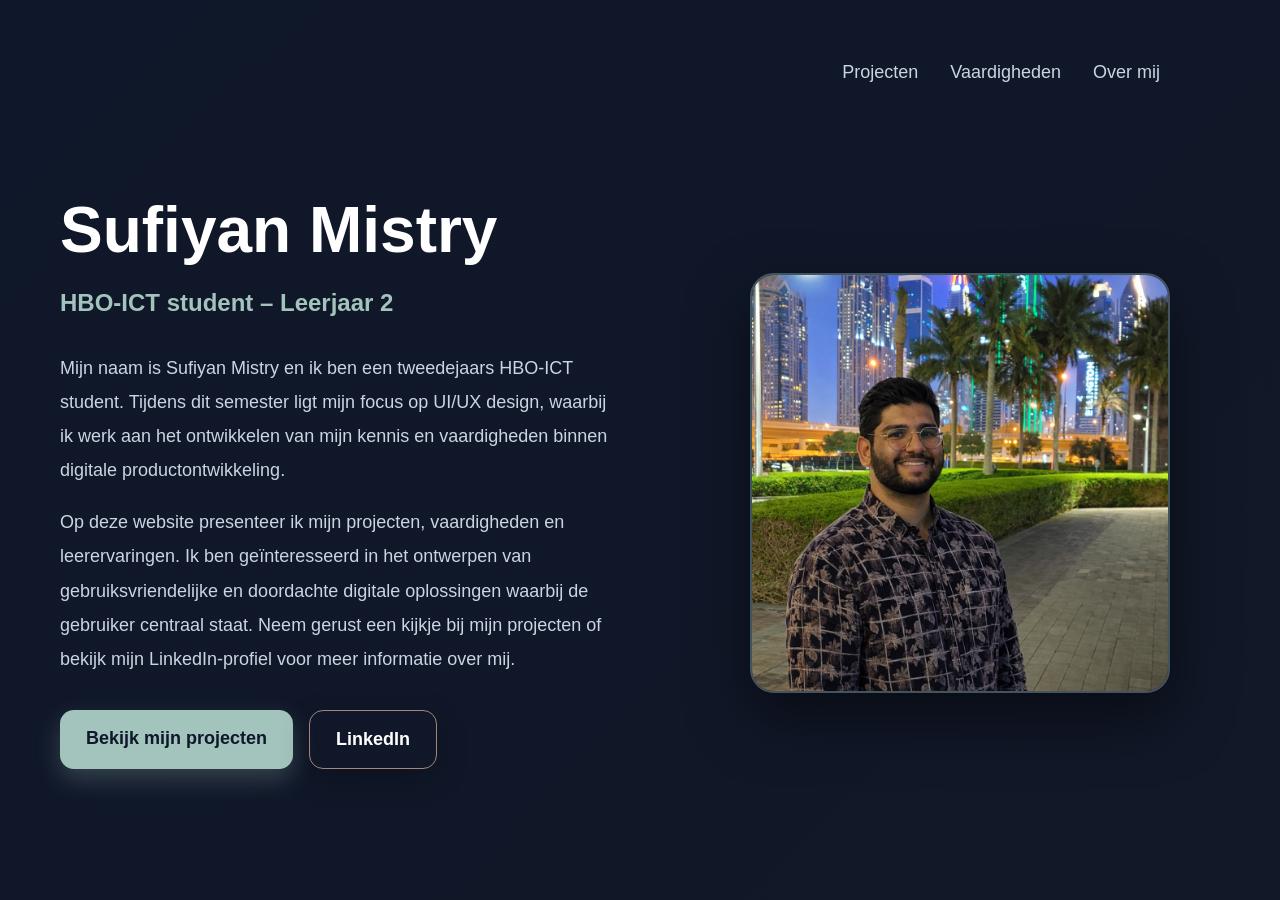
<file: index.html>
<!DOCTYPE html>
<html lang="nl">

<head>
    <meta charset="UTF-8">
    <meta name="viewport" content="width=device-width, initial-scale=1.0">
    <link rel="stylesheet" href="style.css">
    <title>Mijn Portfolio</title>
</head>

<body>

    <header>
        <nav class="nav">
            <a href="index.html" class="logo" style="visibility:hidden;">Sufiyan Mistry</a>

            <div class="nav-links">
                <a href="projecten.html">Projecten</a>
                <a href="vaardigheden.html">Vaardigheden</a>
                <a href="overmij.html">Over mij</a>
            </div>
        </nav>
    </header>

    <section class="hero">
        <div class="hero-text">
            <h1>Sufiyan Mistry</h1>
            <h2>HBO-ICT student – Leerjaar 2</h2>

            <div class="intro-text">
                <p>
                    Mijn naam is Sufiyan Mistry en ik ben een tweedejaars HBO-ICT student. Tijdens dit semester ligt
                    mijn focus op UI/UX design, waarbij ik werk aan het ontwikkelen van mijn kennis en vaardigheden
                    binnen digitale productontwikkeling.
                </p>

                <p>
                    Op deze website presenteer ik mijn projecten, vaardigheden en leerervaringen. Ik ben geïnteresseerd
                    in het ontwerpen van gebruiksvriendelijke en doordachte digitale oplossingen waarbij de gebruiker
                    centraal staat. Neem gerust een kijkje bij mijn projecten of bekijk mijn LinkedIn-profiel voor meer
                    informatie over mij.
                </p>
            </div>

            <div class="buttons">
                <a href="projecten.html" class="btn btn-primary">Bekijk mijn projecten</a>
                <a href="https://www.linkedin.com/in/mistry-ms-a8a43b193" target="_blank"
                    class="btn btn-secondary">LinkedIn</a>
            </div>
        </div>

        <div class="hero-image">
            <img src="fotos/Sufi.png" alt="Foto van Sufiyan Mistry">
        </div>
    </section>

</body>

</html>
</file>
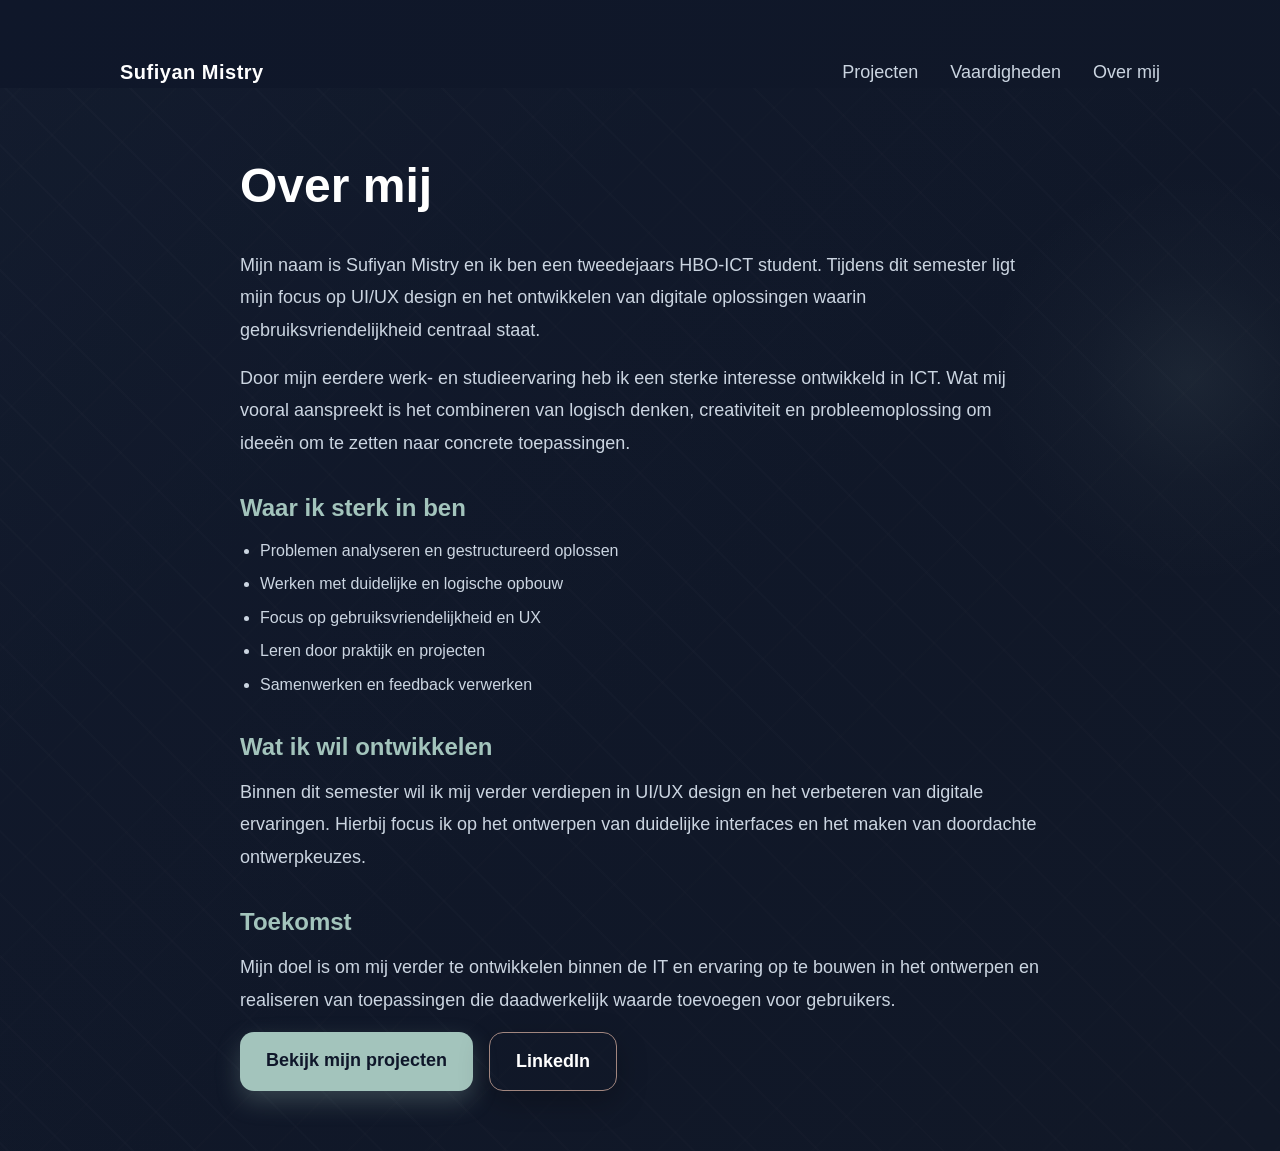
<file: overmij.html>
<!DOCTYPE html>
<html lang="nl">

<head>
    <meta charset="UTF-8">
    <meta name="viewport" content="width=device-width, initial-scale=1.0">
    <link rel="stylesheet" href="style.css">
    <title>Over mij</title>
</head>

<body>

    <header>
        <nav class="nav">
            <a href="index.html" class="logo">Sufiyan Mistry</a>

            <div class="nav-links">
                <a href="projecten.html">Projecten</a>
                <a href="vaardigheden.html">Vaardigheden</a>
                <a href="overmij.html">Over mij</a>
            </div>
        </nav>
    </header>

    <main class="about-page">

        <section class="about-container">
            <h1>Over mij</h1>

            <p>
                Mijn naam is Sufiyan Mistry en ik ben een tweedejaars HBO-ICT student. Tijdens dit semester ligt mijn focus op UI/UX design en het ontwikkelen van digitale oplossingen waarin gebruiksvriendelijkheid centraal staat.
            </p>

            <p>
                Door mijn eerdere werk- en studieervaring heb ik een sterke interesse ontwikkeld in ICT. Wat mij vooral aanspreekt is het combineren van logisch denken, creativiteit en probleemoplossing om ideeën om te zetten naar concrete toepassingen.
            </p>

            <h2>Waar ik sterk in ben</h2>
            <ul>
                <li>Problemen analyseren en gestructureerd oplossen</li>
                <li>Werken met duidelijke en logische opbouw</li>
                <li>Focus op gebruiksvriendelijkheid en UX</li>
                <li>Leren door praktijk en projecten</li>
                <li>Samenwerken en feedback verwerken</li>
            </ul>

            <h2>Wat ik wil ontwikkelen</h2>
            <p>
                Binnen dit semester wil ik mij verder verdiepen in UI/UX design en het verbeteren van digitale ervaringen. Hierbij focus ik op het ontwerpen van duidelijke interfaces en het maken van doordachte ontwerpkeuzes.
            </p>

            <h2>Toekomst</h2>
            <p>
                Mijn doel is om mij verder te ontwikkelen binnen de IT en ervaring op te bouwen in het ontwerpen en realiseren van toepassingen die daadwerkelijk waarde toevoegen voor gebruikers.
            </p>

            <div class="buttons">
                <a href="projecten.html" class="btn btn-primary">Bekijk mijn projecten</a>
                <a href="https://www.linkedin.com/in/mistry-ms-a8a43b193" target="_blank" class="btn btn-secondary">LinkedIn</a>
            </div>

        </section>

    </main>

</body>

</html>
</file>
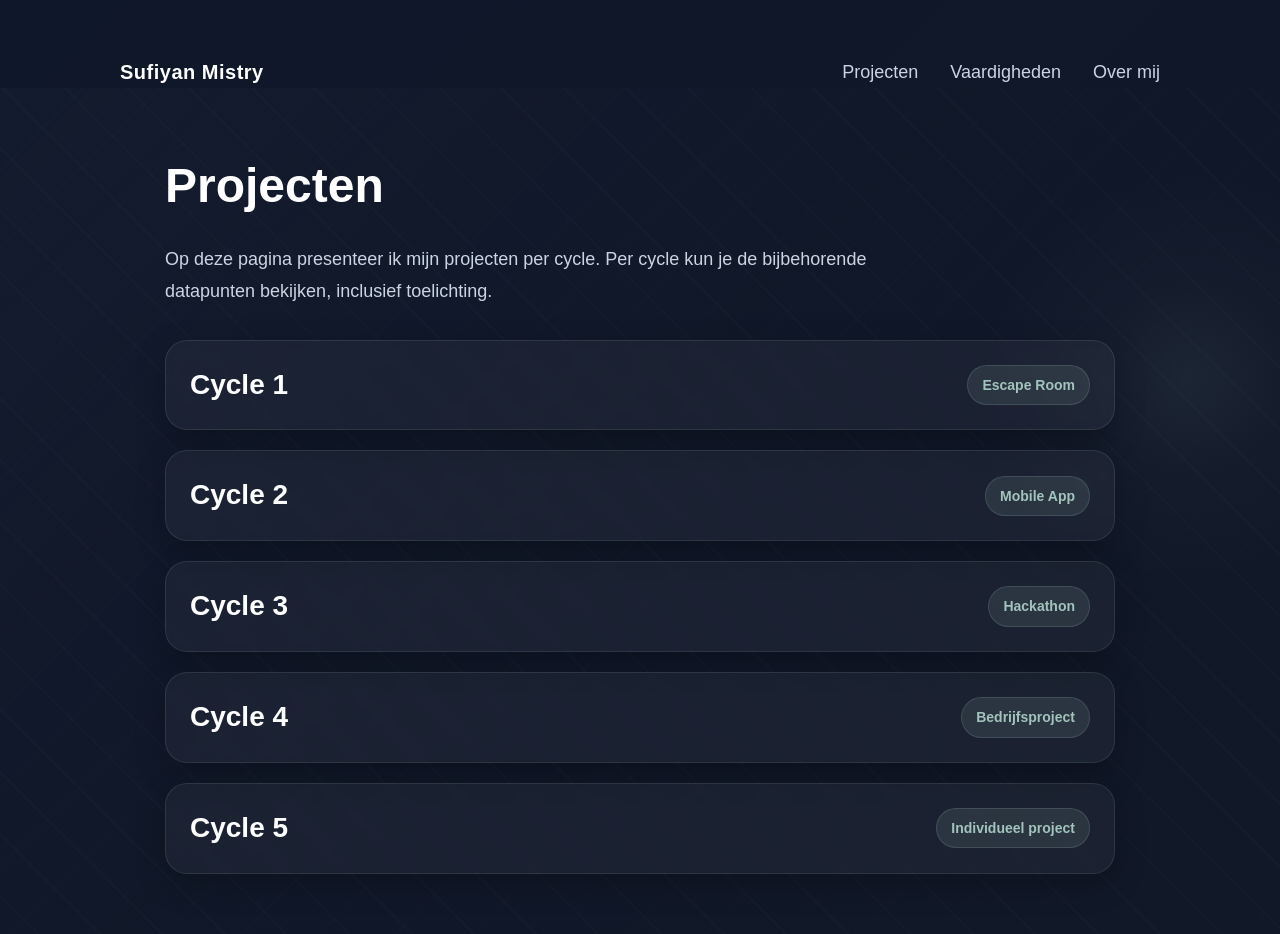
<file: projecten.html>
<!DOCTYPE html>
<html lang="nl">

<head>
    <meta charset="UTF-8">
    <meta name="viewport" content="width=device-width, initial-scale=1.0">
    <link rel="stylesheet" href="style.css">
    <title>Projecten</title>
</head>

<body>

    <header>
        <nav class="nav">
            <a href="index.html" class="logo">Sufiyan Mistry</a>

            <div class="nav-links">
                <a href="projecten.html">Projecten</a>
                <a href="vaardigheden.html">Vaardigheden</a>
                <a href="overmij.html">Over mij</a>
            </div>
        </nav>
    </header>

    <main class="projects-page">
        <section class="projects-container">
            <div class="projects-intro">
                <h1>Projecten</h1>
                <p>
                    Op deze pagina presenteer ik mijn projecten per cycle. Per cycle kun je de bijbehorende datapunten
                    bekijken, inclusief toelichting.
                </p>
            </div>

            <div class="cycle-list">

                <!-- Cycle 1 -->
                <article class="cycle-card" onclick="toggleCycle(this)">
                    <div class="cycle-card-header">
                        <h2>Cycle 1</h2>
                        <span class="project-tag">Escape Room</span>
                    </div>

                    <div class="cycle-card-content">
                        <div class="project-list">
                            <article class="project-card" onclick="toggleProject(event, this)">
                                <div class="project-card-header">
                                    <h3>Datapunt 1</h3>
                                    <span class="project-tag">Escape Room</span>
                                </div>

                                <div class="project-card-content">
                                    <h4>Wat heb ik gedaan?</h4>
                                    <p>
                                        Dit volgt nog.
                                    </p>

                                    <h4>Wat heb ik geleerd?</h4>
                                    <p>
                                        Dit volgt nog.
                                    </p>
                                </div>
                            </article>
                        </div>
                    </div>
                </article>

                <!-- Cycle 2 -->
                <article class="cycle-card" onclick="toggleCycle(this)">
                    <div class="cycle-card-header">
                        <h2>Cycle 2</h2>
                        <span class="project-tag">Mobile App</span>
                    </div>

                    <div class="cycle-card-content">
                        <div class="project-list">

                            <article class="project-card" onclick="toggleProject(event, this)">
                                <div class="project-card-header">
                                    <h3>Datapunt 2</h3>
                                    <span class="project-tag">Benchmarkanalyse</span>
                                </div>

                                <div class="project-card-content">
                                    <h4>Wat heb ik gedaan?</h4>
                                    <p>
                                        Ik heb samen met mijn projectgroep een benchmarkanalyse uitgevoerd naar
                                        applicaties voor het reserveren van vergaderruimtes. We hebben verschillende
                                        systemen vergeleken op functionaliteiten, toegankelijkheid en
                                        gebruikerservaring.
                                    </p>

                                    <h4>Wat heb ik geleerd?</h4>
                                    <p>
                                        Ik heb geleerd hoe belangrijk het is om bestaande oplossingen kritisch te
                                        analyseren voordat je zelf ontwerpt. Hierdoor kreeg ik beter inzicht in
                                        gebruiksvriendelijke ontwerpkeuzes en verbeterpunten.
                                    </p>

                                    <div class="project-media">
                                        <img src="./fotos/datapunt2.png" alt="Screenshot datapunt 2" class="project-img"
                                            onclick="openPdfModal(event, './pdf/datapunt2.pdf')">

                                        <button class="btn btn-secondary"
                                            onclick="openPdfModal(event, './pdf/datapunt2.pdf')">
                                            Bekijk PDF
                                        </button>
                                    </div>
                                </div>
                            </article>

                            <article class="project-card" onclick="toggleProject(event, this)">
                                <div class="project-card-header">
                                    <h3>Datapunt 3</h3>
                                    <span class="project-tag">Design brief</span>
                                </div>

                                <div class="project-card-content">
                                    <h4>Wat heb ik gedaan?</h4>
                                    <p>
                                        Samen met mijn projectgroep heb ik een design brief opgesteld voor een mobiele
                                        applicatie waarmee medewerkers vergaderruimtes kunnen reserveren. We hebben de
                                        doelgroep en het probleem geanalyseerd en de belangrijkste projectkaders
                                        vastgelegd.
                                    </p>

                                    <h4>Wat heb ik geleerd?</h4>
                                    <p>
                                        Ik heb geleerd hoe belangrijk het is om vooraf duidelijke ontwerpdoelen en
                                        randvoorwaarden te formuleren. Dit helpt om gerichter te ontwerpen en voorkomt
                                        misverstanden binnen een projectteam.
                                    </p>

                                    <div class="project-media">
                                        <img src="./fotos/datapunt3.png" alt="Screenshot datapunt 3" class="project-img"
                                            onclick="openPdfModal(event, './pdf/datapunt3.pdf')">

                                        <button class="btn btn-secondary"
                                            onclick="openPdfModal(event, './pdf/datapunt3.pdf')">
                                            Bekijk PDF
                                        </button>
                                    </div>
                                </div>
                            </article>

                            <article class="project-card" onclick="toggleProject(event, this)">
                                <div class="project-card-header">
                                    <h3>Datapunt 4</h3>
                                    <span class="project-tag">Wireframes</span>
                                </div>

                                <div class="project-card-content">
                                    <h4>Wat heb ik gedaan?</h4>
                                    <p>
                                        Tijdens dit datapunt heb ik individueel meerdere concepten uitgewerkt in low- en
                                        mid-fidelity wireframes in Figma. Ik heb gebruikersflows ontworpen, feedback
                                        verzameld en mijn ontwerp iteratief verbeterd.
                                    </p>

                                    <h4>Wat heb ik geleerd?</h4>
                                    <p>
                                        Ik heb geleerd hoe wireframes helpen om ideeën visueel te testen en structuur
                                        aan te brengen in een applicatie. Door feedback te verwerken kreeg ik beter
                                        inzicht in gebruiksvriendelijkheid en visuele hiërarchie.
                                    </p>

                                    <div class="project-media">
                                        <img src="./fotos/datapunt4.png" alt="Screenshot datapunt 4" class="project-img"
                                            onclick="openPdfModal(event, './pdf/datapunt4.pdf')">

                                        <button class="btn btn-secondary"
                                            onclick="openPdfModal(event, './pdf/datapunt4.pdf')">
                                            Bekijk PDF
                                        </button>
                                    </div>
                                </div>
                            </article>

                            <article class="project-card" onclick="toggleProject(event, this)">
                                <div class="project-card-header">
                                    <h3>Datapunt 5</h3>
                                    <span class="project-tag">Pitch eindprototype</span>
                                </div>

                                <div class="project-card-content">
                                    <h4>Wat heb ik gedaan?</h4>
                                    <p>
                                        Samen met mijn projectgroep heb ik een high-fidelity prototype ontwikkeld op
                                        basis van eerdere wireframes en ontvangen feedback. We hebben het ontwerp getest
                                        en het eindprototype gepresenteerd.
                                    </p>

                                    <h4>Wat heb ik geleerd?</h4>
                                    <p>
                                        Ik heb geleerd hoe belangrijk samenwerking en iteratief testen zijn bij het
                                        ontwikkelen van een digitaal product. Daarnaast heb ik ervaring opgedaan met het
                                        presenteren van een compleet ontwerpconcept.
                                    </p>

                                    <div class="project-media">
                                        <img src="./fotos/datapunt5.png" alt="Screenshot datapunt 5" class="project-img"
                                            onclick="openPdfModal(event, './pdf/datapunt5.pdf')">

                                        <button class="btn btn-secondary"
                                            onclick="openPdfModal(event, './pdf/datapunt5.pdf')">
                                            Bekijk PDF
                                        </button>
                                    </div>
                                </div>
                            </article>

                        </div>
                    </div>
                </article>

                <!-- Cycle 3 -->
                <article class="cycle-card" onclick="toggleCycle(this)">
                    <div class="cycle-card-header">
                        <h2>Cycle 3</h2>
                        <span class="project-tag">Hackathon</span>
                    </div>

                    <div class="cycle-card-content">
                        <div class="project-list">
                            <article class="project-card" onclick="toggleProject(event, this)">
                                <div class="project-card-header">
                                    <h3>Datapunt 6</h3>
                                    <span class="project-tag">UI Hackathon</span>
                                </div>

                                <div class="project-card-content">
                                    <h4>Wat heb ik gedaan?</h4>
                                    <p>
                                        Binnen deze cycle hebben we als team gewerkt aan het ontwerpen en ontwikkelen
                                        van een navigatie-app voor de campus.
                                        De casus richtte zich op het verbeteren van de vindbaarheid van lokalen en het
                                        efficiënter begeleiden van gebruikers door het gebouw.

                                        We zijn gestart met het analyseren van de gebruikersbehoefte en het opstellen
                                        van persona’s en gebruikersflows.
                                        Op basis hiervan hebben we eerst low-fidelity wireframes gemaakt om de structuur
                                        en functionaliteiten te bepalen.
                                        Deze zijn vervolgens uitgewerkt naar mid- en high-fidelity ontwerpen in Figma,
                                        waarbij de focus lag op duidelijkheid, gebruiksvriendelijkheid en visuele
                                        hiërarchie.

                                        Mijn bijdrage binnen deze cycle lag onder andere bij het uitwerken van
                                        onderdelen van het ontwerp en het structureren van het testplan (DP6).
                                        Hierin heb ik testscenario’s en testcases opgesteld om te controleren of de
                                        belangrijkste functionaliteiten, zoals het zoeken van een lokaal en het volgen
                                        van een route, goed werken.
                                    </p>

                                    <h4>Wat heb ik geleerd?</h4>
                                    <p>
                                        Tijdens dit project heb ik geleerd hoe belangrijk het is om stapsgewijs te
                                        ontwerpen, van low-fidelity naar high-fidelity, en daarbij continu te blijven
                                        toetsen aan de gebruiker.
                                        Het werken met wireframes en prototypes heeft mij inzicht gegeven in hoe je
                                        ideeën visueel en concreet maakt.

                                        Daarnaast heb ik geleerd hoe je gestructureerd test met behulp van scenario’s en
                                        testcases, en hoe je testen kunt koppelen aan gebruikersflows.
                                        Hierdoor krijg je beter inzicht in de gebruiksvriendelijkheid en mogelijke
                                        verbeterpunten van een ontwerp.

                                        Ook heb ik ervaring opgedaan in samenwerken binnen een team, waarbij het
                                        belangrijk is om werk af te stemmen, feedback te geven en gezamenlijk tot een
                                        sterker eindresultaat te komen.
                                    </p>

                                    <div class="project-media">
                                        <img src="./fotos/datapunt6.png" alt="Screenshot datapunt 6" class="project-img"
                                            onclick="openPdfModal(event, './pdf/datapunt6.pdf')">

                                        <button class="btn btn-secondary"
                                            onclick="openPdfModal(event, './pdf/datapunt6.pdf')">
                                            Bekijk PDF
                                        </button>
                                    </div>
                                </div>
                            </article>
                        </div>
                    </div>
                </article>

                <!-- Cycle 4 -->
                <article class="cycle-card" onclick="toggleCycle(this)">
                    <div class="cycle-card-header">
                        <h2>Cycle 4</h2>
                        <span class="project-tag">Bedrijfsproject</span>
                    </div>

                    <div class="cycle-card-content">
                        <div class="project-list">
                            <article class="project-card" onclick="toggleProject(event, this)">
                                <div class="project-card-header">
                                    <h3>Datapunt 7</h3>
                                    <span class="project-tag">Bedrijfsproject</span>
                                </div>

                                <div class="project-card-content">
                                    <h4>Wat heb ik gedaan?</h4>
                                    <p>
                                        Dit volgt nog.
                                    </p>

                                    <h4>Wat heb ik geleerd?</h4>
                                    <p>
                                        Dit volgt nog.
                                    </p>
                                </div>
                            </article>
                        </div>
                    </div>
                </article>

                <!-- Cycle 5 -->
                <article class="cycle-card" onclick="toggleCycle(this)">
                    <div class="cycle-card-header">
                        <h2>Cycle 5</h2>
                        <span class="project-tag">Individueel project</span>
                    </div>

                    <div class="cycle-card-content">
                        <div class="project-list">
                            <article class="project-card" onclick="toggleProject(event, this)">
                                <div class="project-card-header">
                                    <h3>Datapunt 8</h3>
                                    <span class="project-tag">Individueel project</span>
                                </div>

                                <div class="project-card-content">
                                    <h4>Wat heb ik gedaan?</h4>
                                    <p>
                                        Dit volgt nog.
                                    </p>

                                    <h4>Wat heb ik geleerd?</h4>
                                    <p>
                                        Dit volgt nog.
                                    </p>
                                </div>
                            </article>
                        </div>
                    </div>
                </article>

            </div>
        </section>
    </main>

    <div class="pdf-overlay" id="pdfOverlay" onclick="closePdfModal(event)">
        <div class="pdf-modal">
            <button class="pdf-close" onclick="closePdfModal(event)">×</button>
            <iframe id="pdfFrame" class="pdf-frame" src=""></iframe>
        </div>
    </div>

    <script>
        function toggleCycle(selected) {
            const allCycles = document.querySelectorAll('.cycle-card');

            allCycles.forEach(cycle => {
                if (cycle !== selected) {
                    cycle.classList.remove('active');
                }
            });

            selected.classList.toggle('active');
        }

        function toggleProject(event, selected) {
            event.stopPropagation();

            const parentCycle = selected.closest('.cycle-card');
            const allProjects = parentCycle.querySelectorAll('.project-card');

            allProjects.forEach(project => {
                if (project !== selected) {
                    project.classList.remove('active');
                }
            });

            selected.classList.toggle('active');
        }

        function openPdfModal(event, pdfFile) {
            event.stopPropagation();
            const overlay = document.getElementById("pdfOverlay");
            const frame = document.getElementById("pdfFrame");

            frame.src = pdfFile;
            overlay.classList.add("active");
        }

        function closePdfModal(event) {
            const overlay = document.getElementById("pdfOverlay");
            const frame = document.getElementById("pdfFrame");

            if (!event || event.target === overlay || event.target.classList.contains("pdf-close")) {
                overlay.classList.remove("active");
                frame.src = "";
            }
        }

        document.addEventListener("keydown", function (e) {
            if (e.key === "Escape") {
                closePdfModal();
            }
        });
    </script>

</body>

</html>
</file>
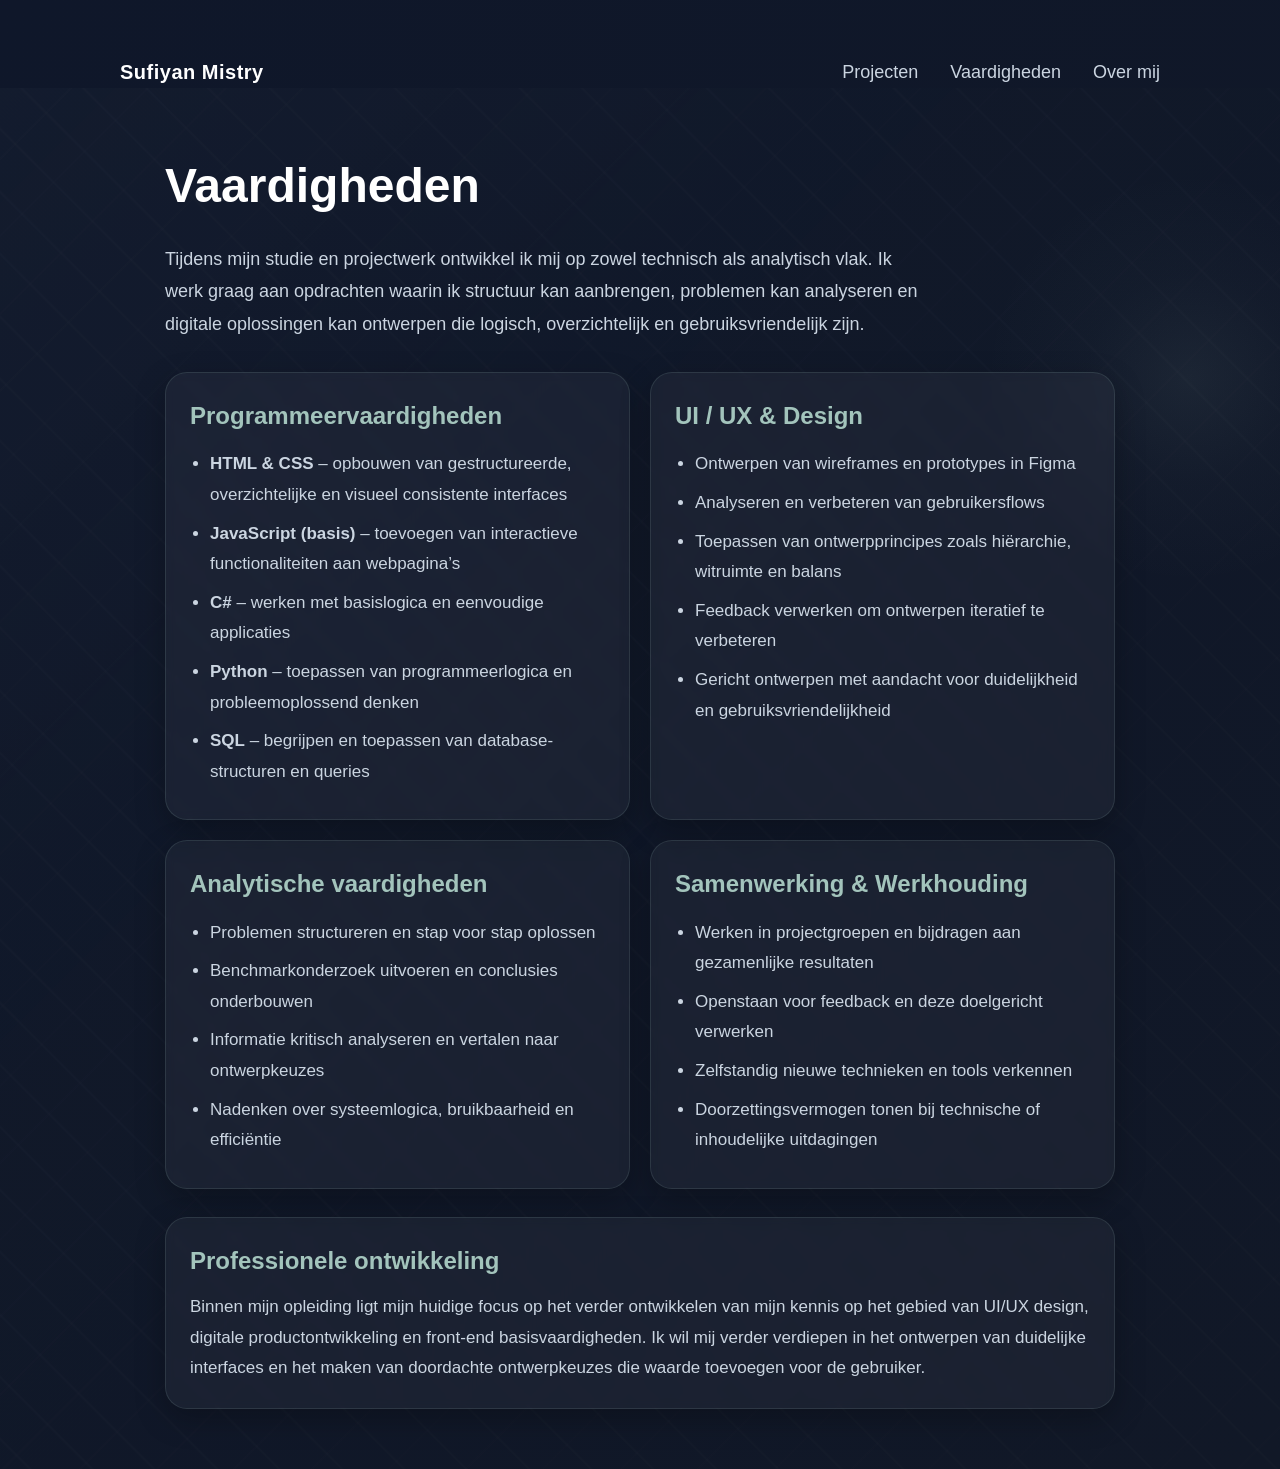
<file: vaardigheden.html>
<!DOCTYPE html>
<html lang="nl">

<head>
    <meta charset="UTF-8">
    <meta name="viewport" content="width=device-width, initial-scale=1.0">
    <link rel="stylesheet" href="style.css">
    <title>Vaardigheden</title>
</head>

<body>

    <header>
        <nav class="nav">
            <a href="index.html" class="logo">Sufiyan Mistry</a>

            <div class="nav-links">
                <a href="projecten.html">Projecten</a>
                <a href="vaardigheden.html">Vaardigheden</a>
                <a href="overmij.html">Over mij</a>
            </div>
        </nav>
    </header>

    <main class="skills-page">
        <section class="skills-container">

            <div class="skills-intro">
                <h1>Vaardigheden</h1>
                <p>
                    Tijdens mijn studie en projectwerk ontwikkel ik mij op zowel technisch als analytisch vlak. Ik werk graag aan opdrachten waarin ik structuur kan aanbrengen, problemen kan analyseren en digitale oplossingen kan ontwerpen die logisch, overzichtelijk en gebruiksvriendelijk zijn.
                </p>
            </div>

            <div class="skills-grid">

                <article class="skills-card">
                    <h2>Programmeervaardigheden</h2>
                    <ul>
                        <li><strong>HTML & CSS</strong> – opbouwen van gestructureerde, overzichtelijke en visueel consistente interfaces</li>
                        <li><strong>JavaScript (basis)</strong> – toevoegen van interactieve functionaliteiten aan webpagina’s</li>
                        <li><strong>C#</strong> – werken met basislogica en eenvoudige applicaties</li>
                        <li><strong>Python</strong> – toepassen van programmeerlogica en probleemoplossend denken</li>
                        <li><strong>SQL</strong> – begrijpen en toepassen van database-structuren en queries</li>
                    </ul>
                </article>

                <article class="skills-card">
                    <h2>UI / UX & Design</h2>
                    <ul>
                        <li>Ontwerpen van wireframes en prototypes in Figma</li>
                        <li>Analyseren en verbeteren van gebruikersflows</li>
                        <li>Toepassen van ontwerpprincipes zoals hiërarchie, witruimte en balans</li>
                        <li>Feedback verwerken om ontwerpen iteratief te verbeteren</li>
                        <li>Gericht ontwerpen met aandacht voor duidelijkheid en gebruiksvriendelijkheid</li>
                    </ul>
                </article>

                <article class="skills-card">
                    <h2>Analytische vaardigheden</h2>
                    <ul>
                        <li>Problemen structureren en stap voor stap oplossen</li>
                        <li>Benchmarkonderzoek uitvoeren en conclusies onderbouwen</li>
                        <li>Informatie kritisch analyseren en vertalen naar ontwerpkeuzes</li>
                        <li>Nadenken over systeemlogica, bruikbaarheid en efficiëntie</li>
                    </ul>
                </article>

                <article class="skills-card">
                    <h2>Samenwerking & Werkhouding</h2>
                    <ul>
                        <li>Werken in projectgroepen en bijdragen aan gezamenlijke resultaten</li>
                        <li>Openstaan voor feedback en deze doelgericht verwerken</li>
                        <li>Zelfstandig nieuwe technieken en tools verkennen</li>
                        <li>Doorzettingsvermogen tonen bij technische of inhoudelijke uitdagingen</li>
                    </ul>
                </article>

            </div>

            <div class="skills-summary">
                <h2>Professionele ontwikkeling</h2>
                <p>
                    Binnen mijn opleiding ligt mijn huidige focus op het verder ontwikkelen van mijn kennis op het gebied van UI/UX design, digitale productontwikkeling en front-end basisvaardigheden. Ik wil mij verder verdiepen in het ontwerpen van duidelijke interfaces en het maken van doordachte ontwerpkeuzes die waarde toevoegen voor de gebruiker.
                </p>
            </div>

        </section>
    </main>

</body>

</html>
</file>
<file: style.css>
:root {
    --bg: #0f172a;
    --bg-deep: #111827;
    --surface: rgba(255, 255, 255, 0.04);
    --text: #ffffff;
    --text-soft: #cbd5e1;
    --accent: #A3C4BC;
    --accent-soft: #A1867F;
    --shadow: 0 10px 30px rgba(0, 0, 0, 0.25);
}

* {
    margin: 0;
    padding: 0;
    box-sizing: border-box;
}

html,
body {
    min-height: 100%;
}

body {
    font-family: Arial, sans-serif;
    background: linear-gradient(135deg, var(--bg), var(--bg-deep));
    color: var(--text);
    line-height: 1.6;
}

a {
    text-decoration: none;
    color: inherit;
}

/* ===== HEADER ===== */

header {
    width: 100%;
    display: flex;
    justify-content: flex-end;
    padding: 28px 60px 0 60px;
}

header nav {
    display: flex;
    gap: 32px;
}

header nav a {
    color: var(--text-soft);
    font-size: 18px;
    transition: color 0.2s ease;
}

header nav a:hover {
    color: var(--accent);
}

/* ===== BUTTONS ===== */

.buttons {
    display: flex;
    gap: 16px;
    flex-wrap: wrap;
}

.btn {
    display: inline-block;
    padding: 14px 26px;
    border-radius: 14px;
    font-weight: 700;
    font-size: 18px;
    transition: all 0.25s ease;
    box-shadow: var(--shadow);
    cursor: pointer;
}

.btn-primary {
    background-color: var(--accent);
    color: #0f172a;
    box-shadow: 0 10px 25px rgba(163, 196, 188, 0.25);
    border: none;
}

.btn-primary:hover {
    transform: translateY(-2px);
    box-shadow: 0 15px 35px rgba(163, 196, 188, 0.35);
}

.btn-secondary {
    background-color: transparent;
    border: 1px solid var(--accent-soft);
    color: var(--text);
}

.btn-secondary:hover {
    transform: translateY(-2px);
    background-color: rgba(161, 134, 127, 0.12);
}

/* ===== HOME ===== */

.hero {
    min-height: calc(100vh - 90px);
    display: flex;
    align-items: center;
    justify-content: space-between;
    gap: 80px;
    padding: 40px 60px 60px 60px;
}

.hero-text {
    max-width: 560px;
}

.hero-text h1 {
    font-size: 64px;
    font-weight: 700;
    line-height: 1.05;
    margin-bottom: 20px;
}

.hero-text h2 {
    font-size: 24px;
    color: var(--accent);
    margin-bottom: 28px;
}

.intro-text {
    margin-bottom: 34px;
}

.intro-text p {
    font-size: 18px;
    color: var(--text-soft);
    line-height: 1.9;
    margin-bottom: 18px;
}

.hero-image {
    flex: 1;
    display: flex;
    justify-content: center;
}

.hero-image img {
    width: 420px;
    height: 420px;
    object-fit: cover;
    border-radius: 24px;
    border: 2px solid rgba(163, 196, 188, 0.35);
    box-shadow: 0 25px 60px rgba(0, 0, 0, 0.5);
}

/* ===== ABOUT ===== */

.about-page {
    min-height: calc(100vh - 90px);
    display: flex;
    justify-content: center;
    padding: 60px;
}

.about-container {
    max-width: 800px;
    position: relative;
    z-index: 1;
}

.about-container h1 {
    font-size: 48px;
    margin-bottom: 24px;
}

.about-container h2 {
    margin-top: 30px;
    margin-bottom: 10px;
    color: var(--accent);
}

.about-container p {
    font-size: 18px;
    color: var(--text-soft);
    line-height: 1.8;
    margin-bottom: 16px;
}

.about-container ul {
    margin-top: 10px;
    padding-left: 20px;
}

.about-container li {
    margin-bottom: 8px;
    color: var(--text-soft);
}

/* ===== SUBTIELE ANIMATIE VOOR BINNENPAGINA'S ===== */

.about-page,
.projects-page,
.skills-page {
    position: relative;
    overflow: hidden;
}

.about-page::before,
.projects-page::before,
.skills-page::before {
    content: "";
    position: absolute;
    inset: -10%;
    pointer-events: none;
    z-index: 0;
    background:
        linear-gradient(135deg, rgba(163, 196, 188, 0.07) 0%, rgba(163, 196, 188, 0.015) 35%, transparent 65%),
        repeating-linear-gradient(
            45deg,
            rgba(255, 255, 255, 0.025) 0px,
            rgba(255, 255, 255, 0.025) 2px,
            transparent 2px,
            transparent 42px
        ),
        repeating-linear-gradient(
            -45deg,
            rgba(161, 134, 127, 0.02) 0px,
            rgba(161, 134, 127, 0.02) 2px,
            transparent 2px,
            transparent 52px
        );
    opacity: 0.55;
    transform: scale(1.05);
    animation: subtleGridFloat 18s ease-in-out infinite alternate;
}

.about-page::after,
.projects-page::after,
.skills-page::after {
    content: "";
    position: absolute;
    width: 420px;
    height: 420px;
    right: -120px;
    top: 80px;
    border-radius: 50%;
    pointer-events: none;
    z-index: 0;
    background: radial-gradient(
        circle,
        rgba(163, 196, 188, 0.08) 0%,
        rgba(163, 196, 188, 0.025) 35%,
        transparent 70%
    );
    animation: subtleGlowPulse 10s ease-in-out infinite;
}

.projects-container,
.skills-container {
    position: relative;
    z-index: 1;
}

@keyframes subtleGridFloat {
    0% {
        transform: translate3d(0, 0, 0) scale(1.05);
        opacity: 0.36;
    }

    50% {
        transform: translate3d(-10px, 8px, 0) scale(1.07);
        opacity: 0.48;
    }

    100% {
        transform: translate3d(12px, -6px, 0) scale(1.06);
        opacity: 0.40;
    }
}

@keyframes subtleGlowPulse {
    0% {
        transform: scale(1);
        opacity: 0.45;
    }

    50% {
        transform: scale(1.08);
        opacity: 0.65;
    }

    100% {
        transform: scale(1);
        opacity: 0.45;
    }
}

/* ===== PROJECTEN ===== */

.projects-page {
    min-height: calc(100vh - 90px);
    display: flex;
    justify-content: center;
    padding: 60px;
}

.projects-container {
    width: 100%;
    max-width: 950px;
}

.projects-intro {
    margin-bottom: 32px;
}

.projects-intro h1 {
    font-size: 48px;
    margin-bottom: 18px;
}

.projects-intro p {
    font-size: 18px;
    color: var(--text-soft);
    line-height: 1.8;
    max-width: 760px;
}

.cycle-list {
    display: flex;
    flex-direction: column;
    gap: 20px;
}

.cycle-card {
    background: rgba(255, 255, 255, 0.045);
    border: 1px solid rgba(163, 196, 188, 0.14);
    border-radius: 22px;
    box-shadow: var(--shadow);
    overflow: hidden;
    transition: all 0.3s ease;
    cursor: pointer;
    backdrop-filter: blur(4px);
}

.cycle-card:hover {
    transform: translateY(-2px);
    border-color: rgba(163, 196, 188, 0.28);
}

.cycle-card.active {
    border-color: rgba(163, 196, 188, 0.4);
    box-shadow: 0 16px 36px rgba(0, 0, 0, 0.32);
}

.cycle-card-header {
    display: flex;
    justify-content: space-between;
    align-items: center;
    gap: 16px;
    padding: 22px 24px;
}

.cycle-card-header h2 {
    font-size: 28px;
    margin: 0;
}

.cycle-card-content {
    max-height: 0;
    overflow: hidden;
    opacity: 0;
    padding: 0 24px;
    transition: all 0.35s ease;
}

.cycle-card.active .cycle-card-content {
    max-height: 4000px;
    opacity: 1;
    padding: 0 24px 24px 24px;
}

.project-list {
    display: flex;
    flex-direction: column;
    gap: 16px;
    padding-top: 8px;
}

.project-card {
    background: rgba(255, 255, 255, 0.035);
    border: 1px solid rgba(163, 196, 188, 0.12);
    border-radius: 18px;
    overflow: hidden;
    transition: all 0.3s ease;
    cursor: pointer;
}

.project-card:hover {
    border-color: rgba(163, 196, 188, 0.24);
}

.project-card.active {
    border-color: rgba(163, 196, 188, 0.34);
    box-shadow: 0 12px 28px rgba(0, 0, 0, 0.22);
}

.project-card-header {
    display: flex;
    justify-content: space-between;
    align-items: center;
    gap: 16px;
    padding: 18px 20px;
}

.project-card-header h3 {
    margin: 0;
    font-size: 22px;
}

.project-card-content {
    max-height: 0;
    overflow: hidden;
    opacity: 0;
    padding: 0 20px;
    transition: all 0.35s ease;
}

.project-card.active .project-card-content {
    max-height: 1400px;
    opacity: 1;
    padding: 0 20px 20px 20px;
}

.project-card-content h4 {
    margin: 16px 0 8px 0;
    color: var(--accent);
    font-size: 18px;
}

.project-card-content p {
    color: var(--text-soft);
    line-height: 1.8;
    font-size: 17px;
}

.project-tag {
    display: inline-block;
    padding: 8px 14px;
    border-radius: 999px;
    background: rgba(163, 196, 188, 0.12);
    border: 1px solid rgba(163, 196, 188, 0.18);
    color: var(--accent);
    font-size: 14px;
    font-weight: 600;
    white-space: nowrap;
}

.project-media {
    margin-top: 20px;
    display: flex;
    flex-direction: column;
    gap: 12px;
    align-items: flex-start;
}

.project-img {
    width: 100%;
    max-width: 520px;
    height: auto;
    object-fit: contain;
    border-radius: 16px;
    border: 1px solid rgba(163, 196, 188, 0.16);
    box-shadow: 0 10px 24px rgba(0, 0, 0, 0.25);
    cursor: pointer;
    transition: all 0.25s ease;
}

.project-img:hover {
    transform: scale(1.02);
    box-shadow: 0 14px 30px rgba(0, 0, 0, 0.35);
}

/* ===== PDF MODAL ===== */

.pdf-overlay {
    position: fixed;
    inset: 0;
    background: rgba(0, 0, 0, 0.55);
    backdrop-filter: blur(8px);
    display: none;
    justify-content: center;
    align-items: center;
    z-index: 2000;
    padding: 30px;
}

.pdf-overlay.active {
    display: flex;
}

.pdf-modal {
    position: relative;
    width: min(1100px, 92vw);
    height: min(85vh, 900px);
    background: #0f172a;
    border-radius: 18px;
    overflow: hidden;
    box-shadow: 0 18px 45px rgba(0, 0, 0, 0.4);
    border: 1px solid rgba(163, 196, 188, 0.18);
}

.pdf-close {
    position: absolute;
    top: 14px;
    right: 14px;
    width: 42px;
    height: 42px;
    border: none;
    border-radius: 10px;
    background: #111827;
    color: white;
    font-size: 26px;
    line-height: 1;
    cursor: pointer;
    z-index: 10;
}

.pdf-close:hover {
    background: #1f2937;
}

.pdf-frame {
    width: 100%;
    height: 100%;
    border: none;
    background: white;
}

/* ===== SKILLS BASIS ===== */

.skills-page {
    min-height: calc(100vh - 90px);
    display: flex;
    justify-content: center;
    padding: 60px;
}

.skills-container {
    width: 100%;
    max-width: 950px;
}

/* ===== RESPONSIVE ===== */

@media (max-width: 1100px) {
    .hero {
        gap: 48px;
    }

    .hero-text h1 {
        font-size: 56px;
    }

    .hero-image img {
        width: 360px;
        height: 360px;
    }
}

@media (max-width: 900px) {
    header {
        justify-content: center;
        padding: 24px 24px 0 24px;
    }

    header nav {
        gap: 20px;
        flex-wrap: wrap;
        justify-content: center;
    }

    header nav a {
        font-size: 16px;
    }

    .hero {
        min-height: auto;
        flex-direction: column-reverse;
        text-align: center;
        gap: 32px;
        padding: 32px 24px 40px 24px;
    }

    .hero-text {
        max-width: 100%;
    }

    .hero-text h1 {
        font-size: 44px;
    }

    .hero-text h2 {
        font-size: 21px;
    }

    .intro-text p {
        font-size: 17px;
    }

    .buttons {
        justify-content: center;
    }

    .hero-image img {
        width: 280px;
        height: 280px;
    }

    .about-page,
    .projects-page,
    .skills-page {
        padding: 32px 24px 40px 24px;
    }

    .about-container h1,
    .projects-intro h1 {
        font-size: 40px;
    }

    .about-container p,
    .projects-intro p,
    .project-card-content p {
        font-size: 16px;
    }

    .cycle-card-header,
    .project-card-header {
        flex-direction: column;
        align-items: flex-start;
    }

    .cycle-card-header h2 {
        font-size: 24px;
    }

    .project-card-header h3 {
        font-size: 20px;
    }

    .project-img {
        max-width: 100%;
    }
}/* ===== VAARDIGHEDEN ===== */

.skills-page {
    min-height: calc(100vh - 90px);
    display: flex;
    justify-content: center;
    padding: 60px;
}

.skills-container {
    width: 100%;
    max-width: 950px;
    position: relative;
    z-index: 1;
}

.skills-intro {
    margin-bottom: 32px;
}

.skills-intro h1 {
    font-size: 48px;
    margin-bottom: 18px;
}

.skills-intro p {
    font-size: 18px;
    color: var(--text-soft);
    line-height: 1.8;
    max-width: 760px;
}

.skills-grid {
    display: grid;
    grid-template-columns: repeat(2, 1fr);
    gap: 20px;
    margin-bottom: 28px;
}

.skills-card {
    background: rgba(255, 255, 255, 0.045);
    border: 1px solid rgba(163, 196, 188, 0.14);
    border-radius: 22px;
    box-shadow: var(--shadow);
    padding: 24px;
    backdrop-filter: blur(4px);
    transition: all 0.3s ease;
}

.skills-card:hover {
    transform: translateY(-2px);
    border-color: rgba(163, 196, 188, 0.28);
}

.skills-card h2 {
    font-size: 24px;
    color: var(--accent);
    margin-bottom: 14px;
}

.skills-card ul {
    padding-left: 20px;
}

.skills-card li {
    color: var(--text-soft);
    line-height: 1.8;
    margin-bottom: 8px;
    font-size: 17px;
}

.skills-summary {
    background: rgba(255, 255, 255, 0.045);
    border: 1px solid rgba(163, 196, 188, 0.14);
    border-radius: 22px;
    box-shadow: var(--shadow);
    padding: 24px;
    backdrop-filter: blur(4px);
}

.skills-summary h2 {
    font-size: 24px;
    color: var(--accent);
    margin-bottom: 12px;
}

.skills-summary p {
    color: var(--text-soft);
    line-height: 1.8;
    font-size: 17px;
}

@media (max-width: 900px) {
    .skills-grid {
        grid-template-columns: 1fr;
    }

    .skills-intro h1 {
        font-size: 40px;
    }

    .skills-intro p,
    .skills-card li,
    .skills-summary p {
        font-size: 16px;
    }

    .skills-card h2,
    .skills-summary h2 {
        font-size: 22px;
    }
}.nav {
    width: 100%;
    display: flex;
    justify-content: space-between;
    align-items: center;
    padding: 28px 60px 0 60px;
}

.logo {
    font-size: 20px;
    font-weight: 700;
    color: var(--text);
    letter-spacing: 0.5px;
    transition: 0.2s;
}

.logo:hover {
    color: var(--accent);
}

.nav-links {
    display: flex;
    gap: 32px;
}

.nav-links a {
    color: var(--text-soft);
    font-size: 18px;
    transition: color 0.2s ease;
}

.nav-links a:hover {
    color: var(--accent);
}
</file>
